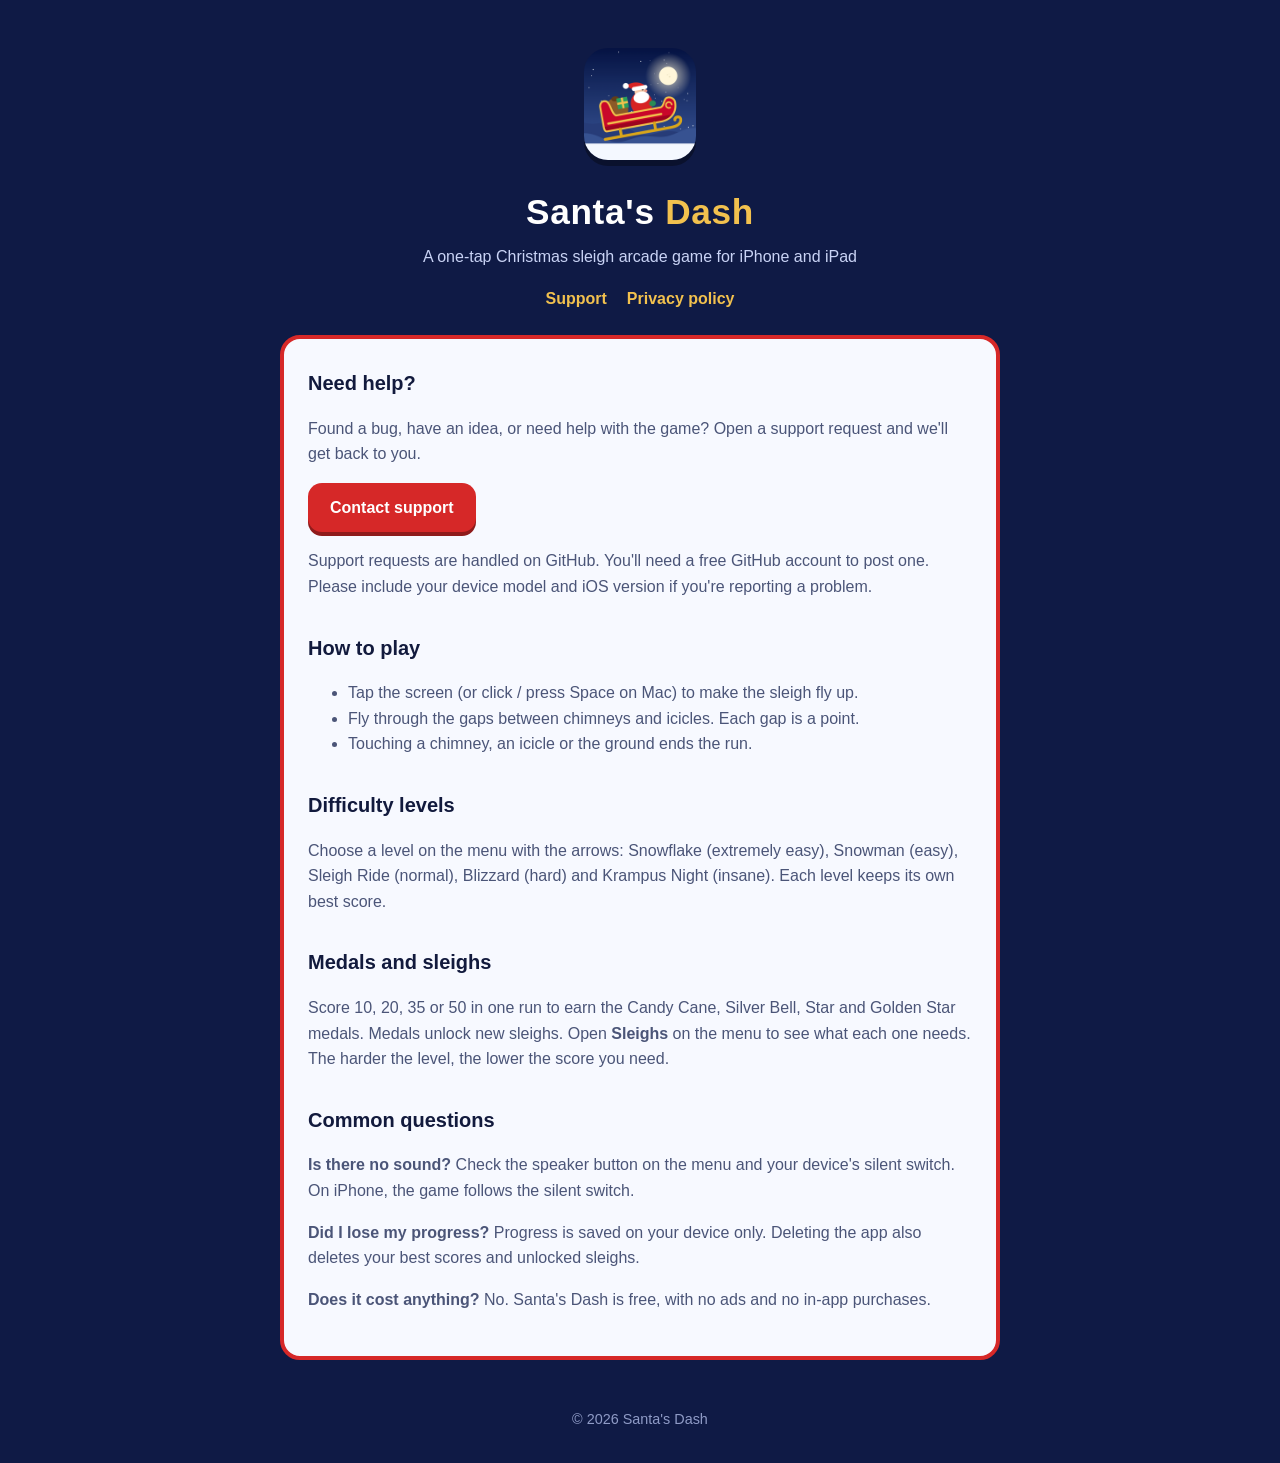
<file: index.html>
<!doctype html>
<html lang="en">
<head>
<meta charset="utf-8">
<meta name="viewport" content="width=device-width, initial-scale=1">
<title>Santa's Dash Support</title>
<meta name="description" content="Help and support for Santa's Dash, a one-tap Christmas sleigh arcade game for iPhone and iPad.">
<link rel="stylesheet" href="style.css">
</head>
<body>
<header>
  <img src="icon.png" alt="Santa's Dash app icon">
  <h1>Santa's <span>Dash</span></h1>
  <p>A one-tap Christmas sleigh arcade game for iPhone and iPad</p>
  <nav><a href="index.html">Support</a><a href="privacy.html">Privacy policy</a></nav>
</header>
<main>
  <h2>Need help?</h2>
  <p>Found a bug, have an idea, or need help with the game? Open a support request and we'll get back to you.</p>
  <p><a class="button" href="https://github.com/jimenezmario3-stack/santas-dash-site/issues/new">Contact support</a></p>
  <p>Support requests are handled on GitHub. You'll need a free GitHub account to post one. Please include your device model and iOS version if you're reporting a problem.</p>

  <h2>How to play</h2>
  <ul>
    <li>Tap the screen (or click / press Space on Mac) to make the sleigh fly up.</li>
    <li>Fly through the gaps between chimneys and icicles. Each gap is a point.</li>
    <li>Touching a chimney, an icicle or the ground ends the run.</li>
  </ul>

  <h2>Difficulty levels</h2>
  <p>Choose a level on the menu with the arrows: Snowflake (extremely easy), Snowman (easy), Sleigh Ride (normal), Blizzard (hard) and Krampus Night (insane). Each level keeps its own best score.</p>

  <h2>Medals and sleighs</h2>
  <p>Score 10, 20, 35 or 50 in one run to earn the Candy Cane, Silver Bell, Star and Golden Star medals. Medals unlock new sleighs. Open <strong>Sleighs</strong> on the menu to see what each one needs. The harder the level, the lower the score you need.</p>

  <h2>Common questions</h2>
  <p><strong>Is there no sound?</strong> Check the speaker button on the menu and your device's silent switch. On iPhone, the game follows the silent switch.</p>
  <p><strong>Did I lose my progress?</strong> Progress is saved on your device only. Deleting the app also deletes your best scores and unlocked sleighs.</p>
  <p><strong>Does it cost anything?</strong> No. Santa's Dash is free, with no ads and no in-app purchases.</p>
</main>
<footer>© 2026 Santa's Dash</footer>
</body>
</html>
</file>
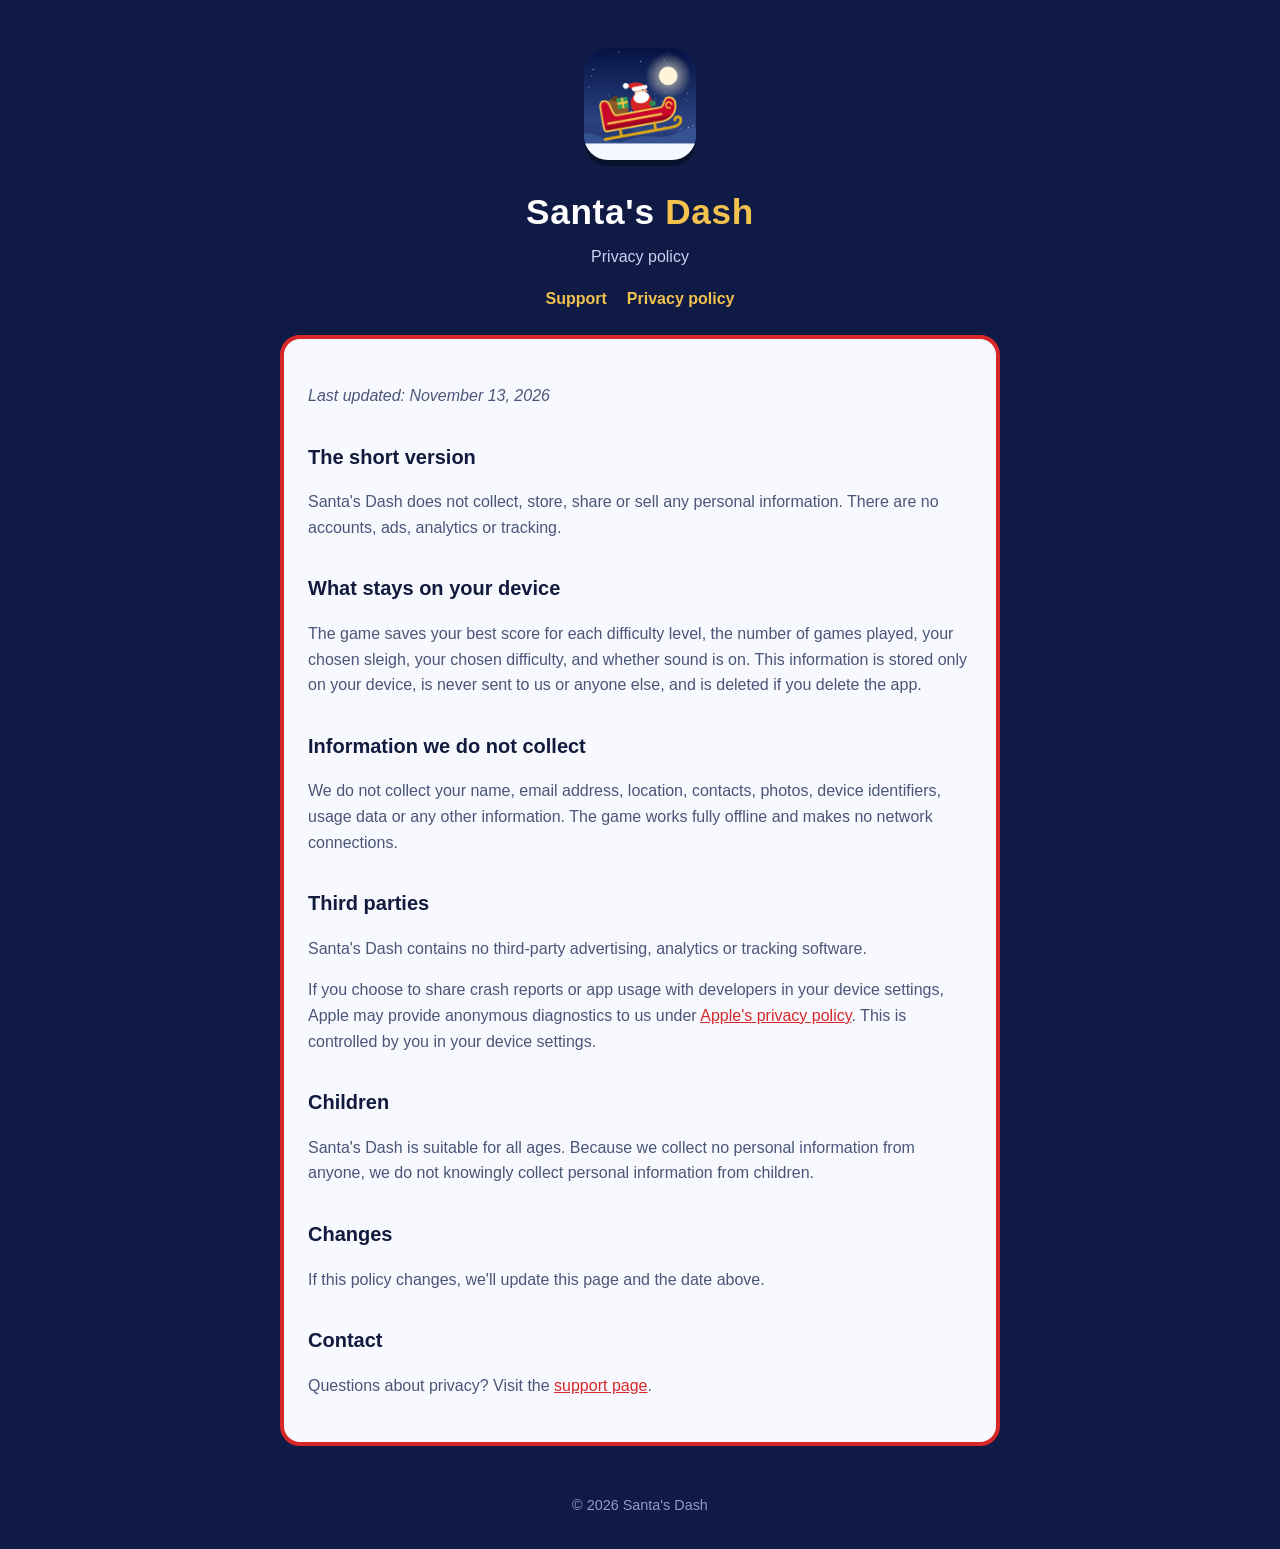
<file: privacy.html>
<!doctype html>
<html lang="en">
<head>
<meta charset="utf-8">
<meta name="viewport" content="width=device-width, initial-scale=1">
<title>Santa's Dash Privacy Policy</title>
<meta name="description" content="Privacy policy for the Santa's Dash game.">
<link rel="stylesheet" href="style.css">
</head>
<body>
<header>
  <img src="icon.png" alt="Santa's Dash app icon">
  <h1>Santa's <span>Dash</span></h1>
  <p>Privacy policy</p>
  <nav><a href="index.html">Support</a><a href="privacy.html">Privacy policy</a></nav>
</header>
<main>
  <p><em>Last updated: November 13, 2026</em></p>

  <h2>The short version</h2>
  <p>Santa's Dash does not collect, store, share or sell any personal information. There are no accounts, ads, analytics or tracking.</p>

  <h2>What stays on your device</h2>
  <p>The game saves your best score for each difficulty level, the number of games played, your chosen sleigh, your chosen difficulty, and whether sound is on. This information is stored only on your device, is never sent to us or anyone else, and is deleted if you delete the app.</p>

  <h2>Information we do not collect</h2>
  <p>We do not collect your name, email address, location, contacts, photos, device identifiers, usage data or any other information. The game works fully offline and makes no network connections.</p>

  <h2>Third parties</h2>
  <p>Santa's Dash contains no third-party advertising, analytics or tracking software.</p>
  <p>If you choose to share crash reports or app usage with developers in your device settings, Apple may provide anonymous diagnostics to us under <a href="https://www.apple.com/legal/privacy/">Apple's privacy policy</a>. This is controlled by you in your device settings.</p>

  <h2>Children</h2>
  <p>Santa's Dash is suitable for all ages. Because we collect no personal information from anyone, we do not knowingly collect personal information from children.</p>

  <h2>Changes</h2>
  <p>If this policy changes, we'll update this page and the date above.</p>

  <h2>Contact</h2>
  <p>Questions about privacy? Visit the <a href="index.html">support page</a>.</p>
</main>
<footer>© 2026 Santa's Dash</footer>
</body>
</html>
</file>
<file: style.css>
:root { --bg:#0f1a45; --card:#f7f9ff; --ink:#121a3d; --muted:#4b5578; --red:#d62828; --gold:#f2c14e; }
* { box-sizing: border-box; }
body { margin:0; font-family: -apple-system, BlinkMacSystemFont, "Segoe UI", Roboto, sans-serif; background: var(--bg); color: var(--ink); line-height: 1.6; }
header { text-align:center; padding: 48px 16px 24px; color:#fff; }
header img { width: 112px; height: 112px; border-radius: 24px; box-shadow: 0 6px 0 rgba(0,0,0,.35); }
header h1 { margin: 16px 0 4px; font-size: 2.2rem; letter-spacing: .02em; }
header h1 span { color: var(--gold); }
header p { margin: 0; color: #c9d3f5; }
nav { margin-top: 16px; }
nav a { color: var(--gold); margin: 0 10px; font-weight: 600; text-decoration: none; }
main { max-width: 720px; margin: 0 auto 48px; padding: 28px 24px; background: var(--card); border-radius: 20px; border: 4px solid var(--red); }
@media (max-width: 760px) { main { margin: 0 16px 32px; } }
h2 { margin-top: 1.6em; font-size: 1.25rem; }
h2:first-child { margin-top: 0; }
p, li { color: var(--muted); }
a { color: var(--red); }
.button { display:inline-block; background: var(--red); color:#fff; padding: 12px 22px; border-radius: 14px; font-weight: 700; text-decoration:none; box-shadow: 0 4px 0 #8f1b1b; }
footer { text-align:center; color:#8f9bc6; font-size:.9rem; padding-bottom: 32px; }
</file>
